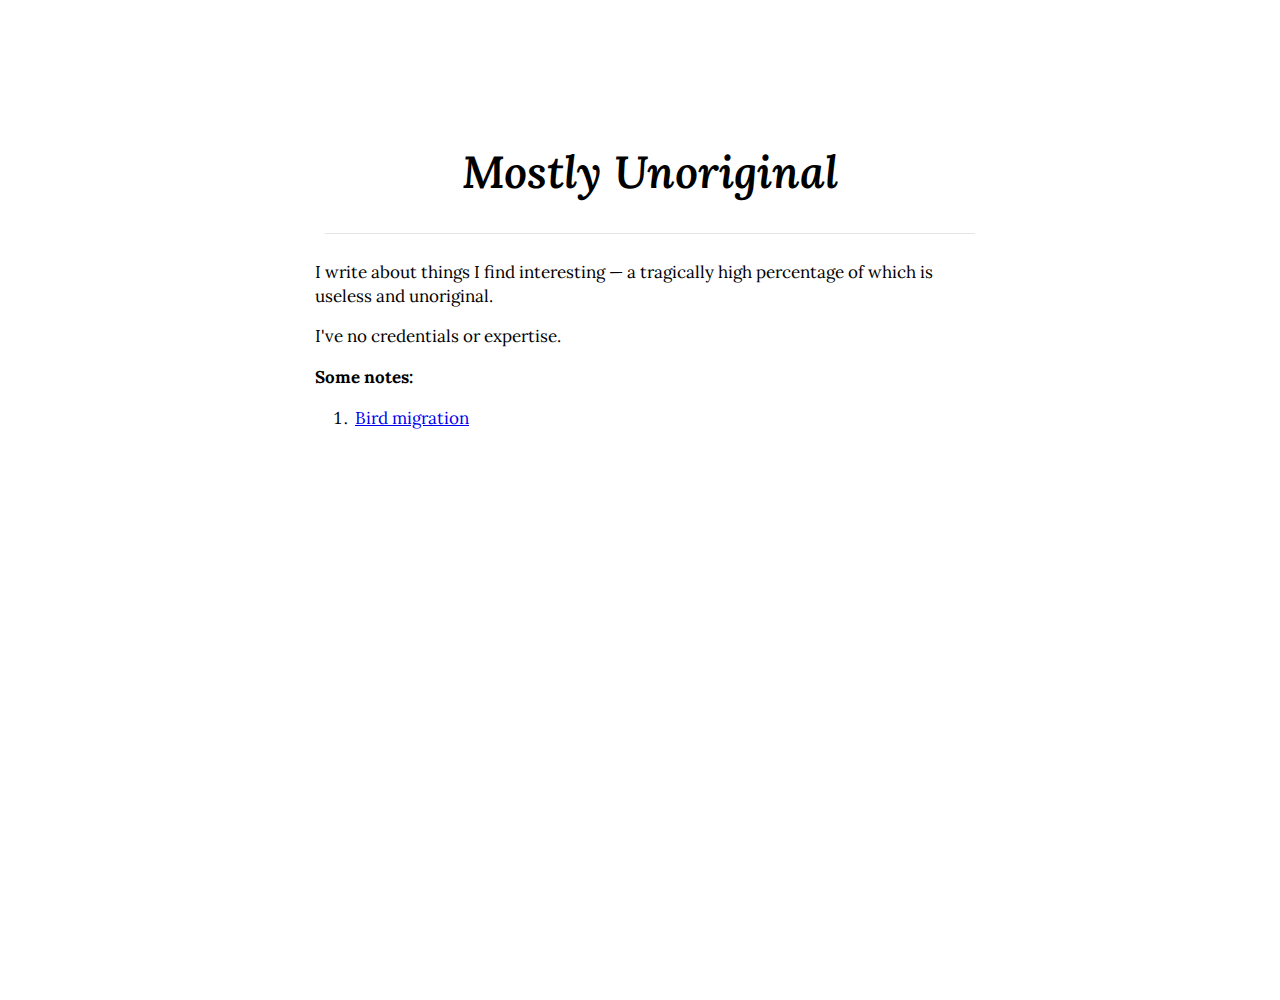
<file: index.html>
<!DOCTYPE html>
<html lang="en">

<head>

  <meta name="author" content="Mostly Unoriginal">

  <title>Mostly Unoriginal</title>
  <meta name="title" content="Mostly Unoriginal">
  <link rel="shortcut icon" type="image/png" href="diderot1.png"/>
  <link rel="preconnect" href="https://fonts.googleapis.com">
  <link rel="preconnect" href="https://fonts.gstatic.com" crossorigin>
  <link href="https://fonts.googleapis.com/css2?family=IBM+Plex+Sans:ital,wght@0,100;0,200;0,300;0,400;0,500;0,600;0,700;1,100;1,200;1,300;1,400;1,500;1,600;1,700&family=Lora:ital,wght@0,400..700;1,400..700&family=Roboto:ital,wght@0,100;0,300;0,400;0,500;0,700;0,900;1,100;1,300;1,400;1,500;1,700;1,900&display=swap" rel="stylesheet">


  <style>




body,
        html {
            height: 100%;
            margin: 10;
	    line-height:1.4;
	    font-size:17px;
	    font-family:"Lora",serif;
	    margin: 50px auto;
	    max-width: 650px;
        }

        #navbarTop {
        height: 100px;
	    padding:10px;
        width:100%;
         
        }

        #navbarLeft {
            width: 200px;
            vertical-align: top;
	    padding: 5px;
        float:left;
        }

      

	#maincontent
	{
	max-width:42em;margin:15 auto;
	}


  .header {
    border-bottom: 1px solid rgba(0, 0, 0, 0.1); /* thin + faint line */
    padding-bottom: -20px; /* optional: spacing between text and line */
    margin-bottom: 10px;  /* optional: spacing below the line */
  }

</style>
</head>

<body>  
  <div id="maincontent">

<div id="navbarTop"; align="center">
<h1 style="color: #000000; font-style: italic; font-weight:600; font-size: 45px;">Mostly Unoriginal </h1>
<h1 class="header"></h1>
</div>
<br><p></p>
      <p> I write about things I find interesting — a tragically high percentage of which is useless and unoriginal.</p>
<p>I've no credentials or expertise.</p>


</p>

<p>
<b> Some notes:</b>
</p>
<ol>
<li><a href="birds.html">Bird migration</a></li>


</ol>
</p>                 
</div>

</body>
</html>
</file>
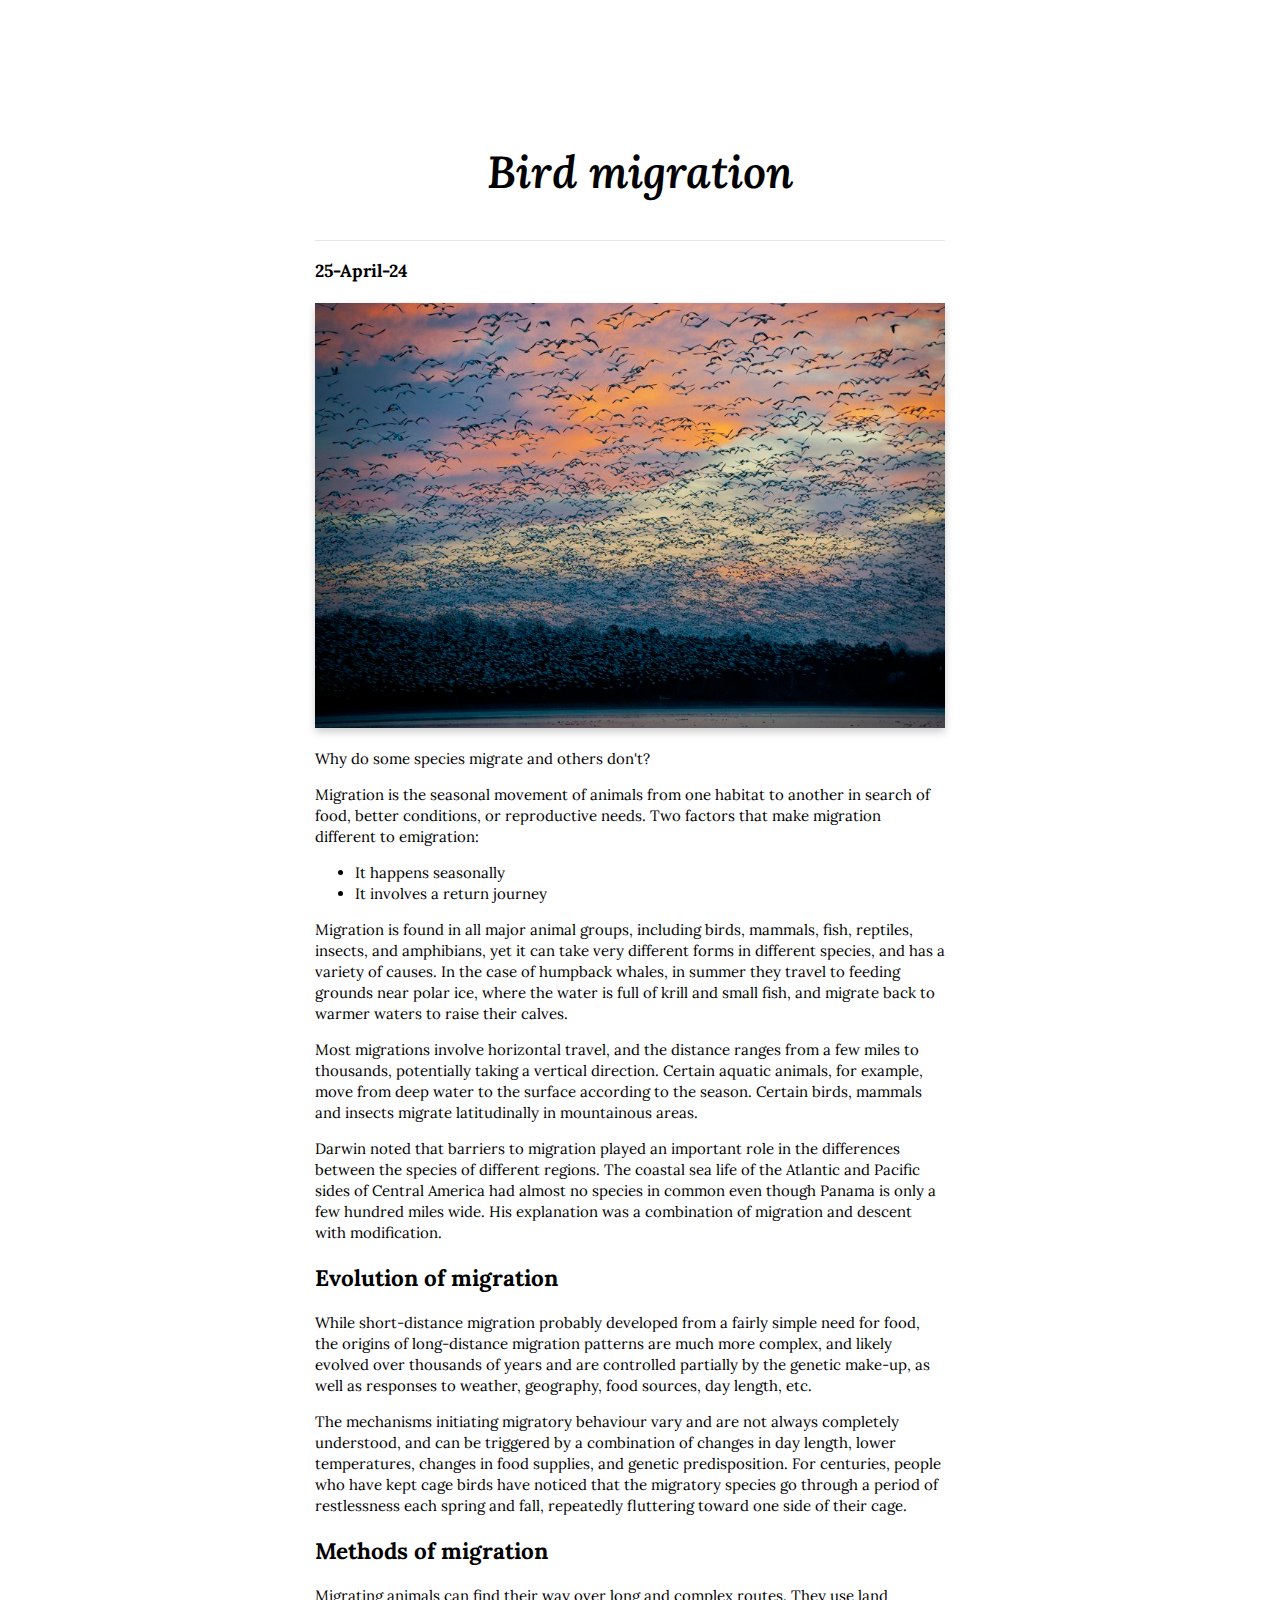
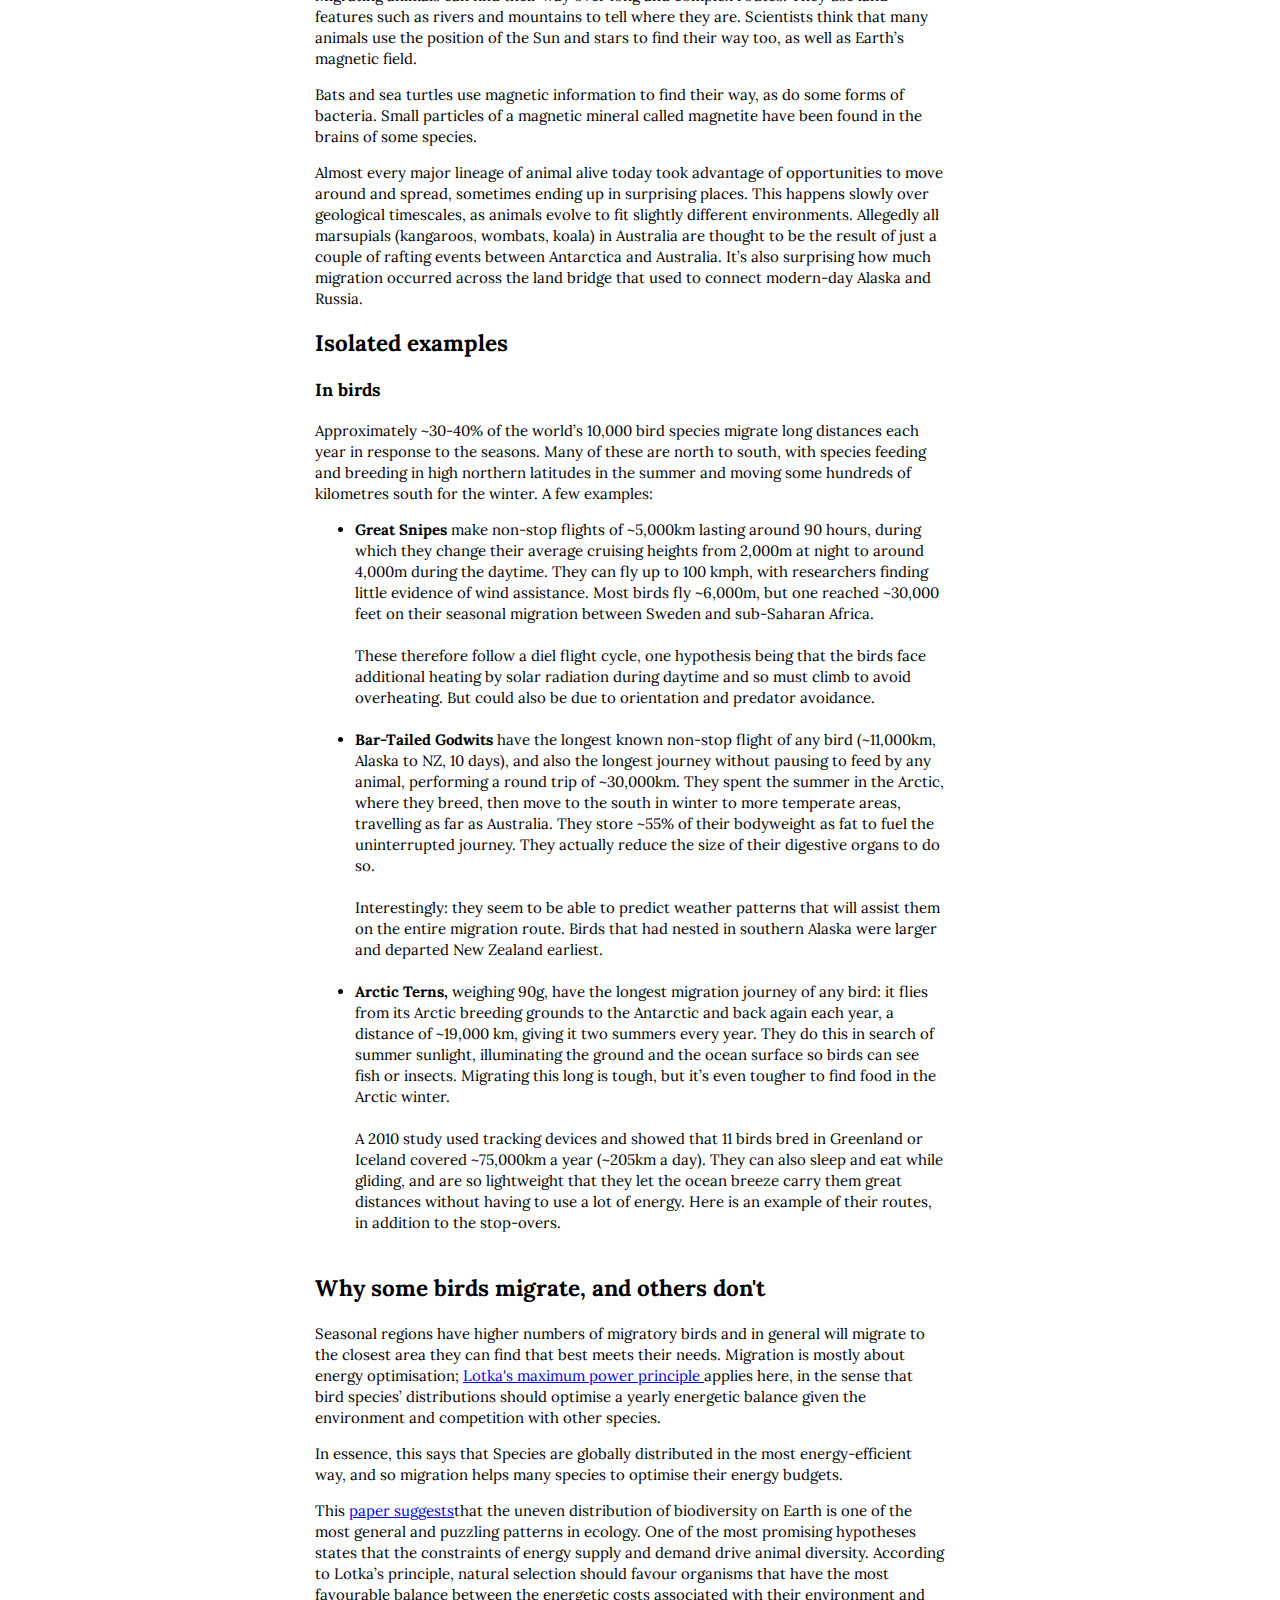
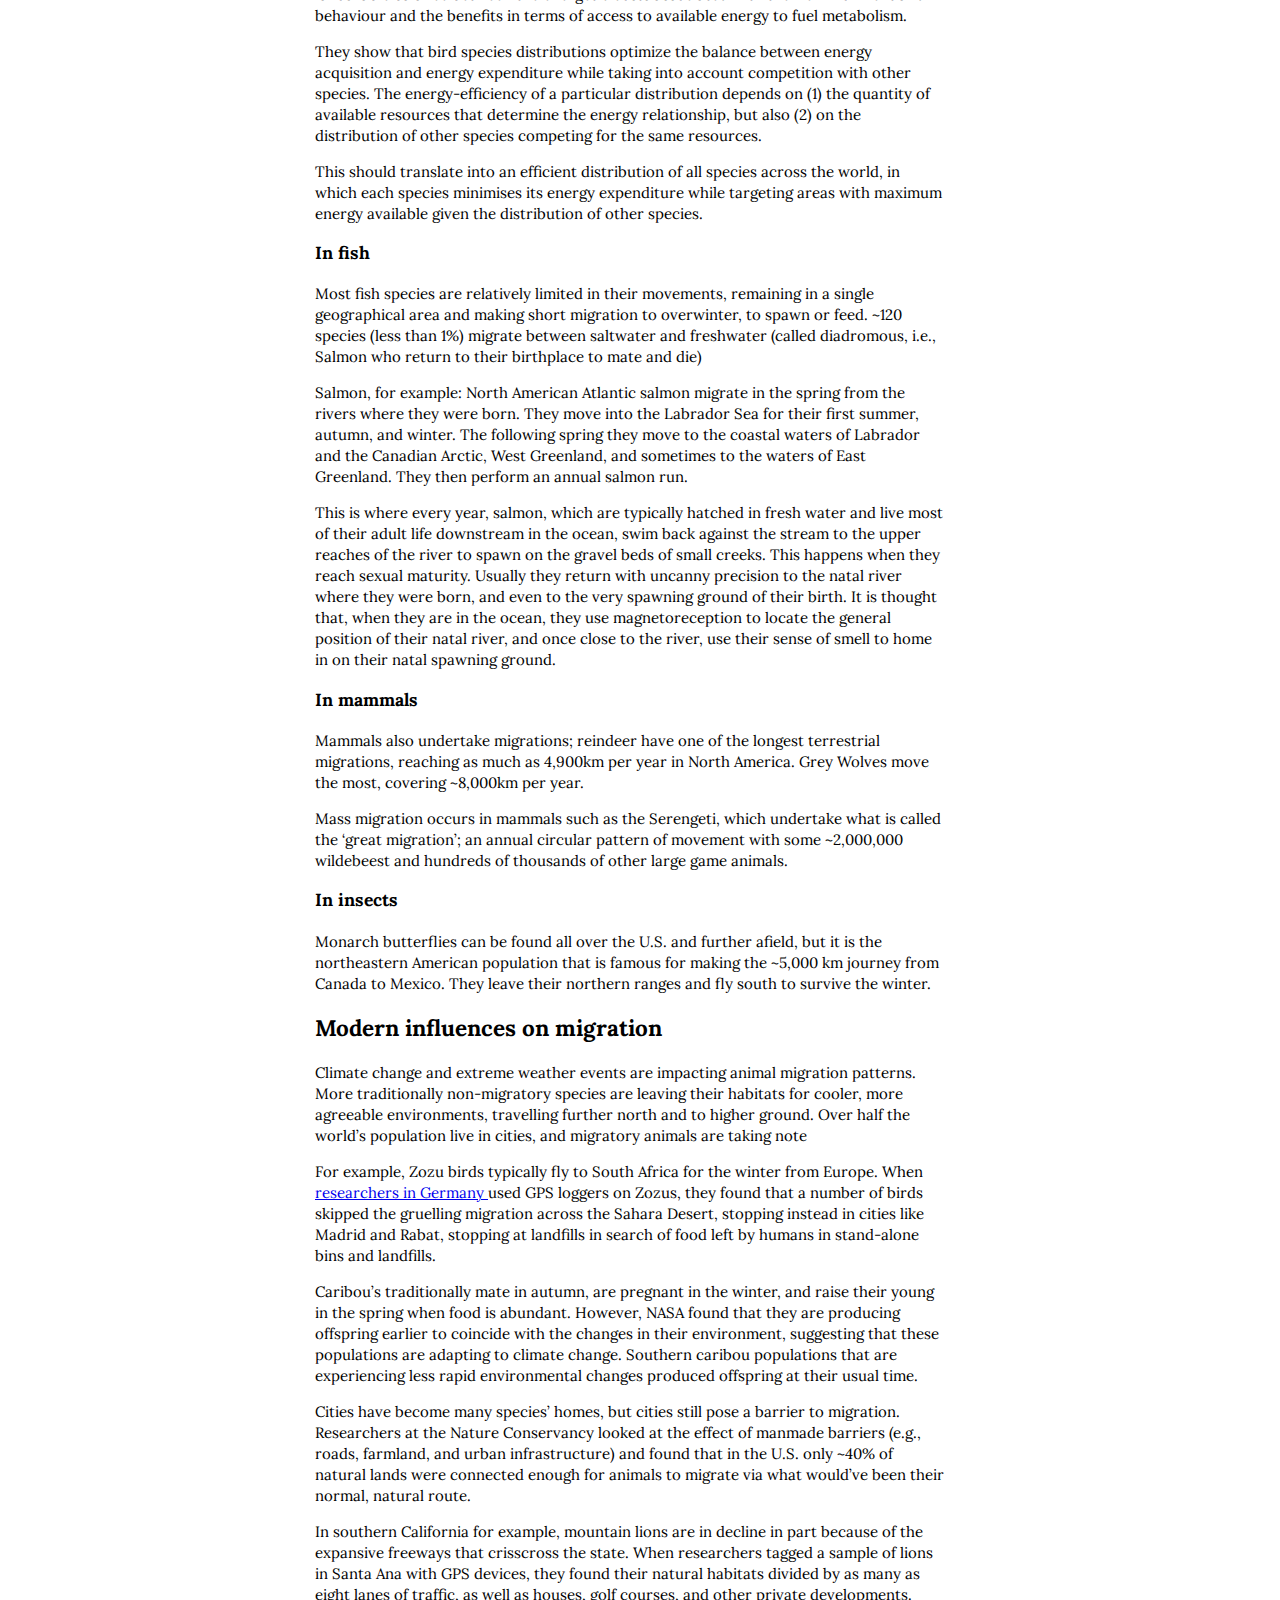
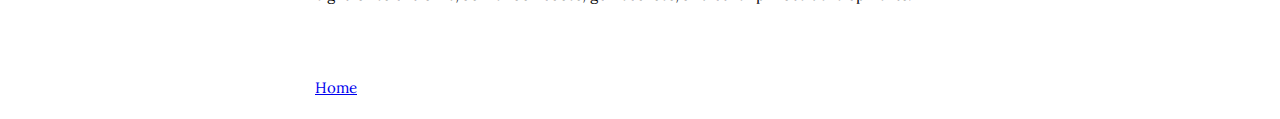
<file: birds.html>
<!DOCTYPE html>
<html lang="en">

<head>

  <meta name="author" content="Mostly Unoriginal">

  <title>Mostly Unoriginal</title>
  <meta name="title" content="Mostly Unoriginal">
  <link rel="shortcut icon" type="image/png" href="diderot1.png"/>
  <link rel="preconnect" href="https://fonts.googleapis.com">
  <link rel="preconnect" href="https://fonts.gstatic.com" crossorigin>
  <link href="https://fonts.googleapis.com/css2?family=IBM+Plex+Sans:ital,wght@0,100;0,200;0,300;0,400;0,500;0,600;0,700;1,100;1,200;1,300;1,400;1,500;1,600;1,700&family=Lora:ital,wght@0,400..700;1,400..700&family=Roboto:ital,wght@0,100;0,300;0,400;0,500;0,700;0,900;1,100;1,300;1,400;1,500;1,700;1,900&display=swap" rel="stylesheet">


  <style>




body,
        html {
            height: 100%;
            margin: 10;
	    line-height:1.4;
	    font-size:15px;
	    font-family:"Lora",serif;
	    margin: 50px auto;
	    max-width: 650px;
        }

        #navbarTop {
        height: 100px;
	    padding:10px;
        width:100%;
         
        }

        #navbarLeft {
            width: 200px;
            vertical-align: top;
	    padding: 5px;
        float:left;
        }

      

	#maincontent
	{
	max-width:42em;margin:15 auto;
	}


  .header {
    border-bottom: 1px solid rgba(0, 0, 0, 0.1); /* thin + faint line */
    padding-bottom: -20px; /* optional: spacing between text and line */
    margin-bottom: 10px;  /* optional: spacing below the line */
  }

    .fancy-image {
      width: 42em; /* smaller width */
    height: auto; /* smaller height */
    object-fit: cover; /* crops the image nicely without distortion */
    border: 0px solid #ccc; /* light gray thin border */
    box-shadow: 0 4px 8px rgba(0, 0, 0, 0.2); /* soft shadow */
    display: block;
    margin: 20px auto; /* centers the image */
  }

</style>
</head>

<body>  
  <div id="maincontent">

<div id="navbarTop"; align="center">
<h1 style="color: #000000; font-style: italic; font-weight:600; font-size: 45px;">Bird migration</h1>
</div>
<h1 class="header"></h1>
<b></b>
<h3>25-April-24</h3>

<img src="birds2.jpg" class="fancy-image" alt="A cool picture">

<p>Why do some species migrate and others don't?</p>
  
<p>Migration is the seasonal movement of animals from one habitat to another in search of food, better conditions, or reproductive needs. Two factors that make migration different to emigration:</p>
   
<ul>
  <li>It happens seasonally</li>
  <li>It involves a return journey</li>
</ul>

<p>Migration is found in all major animal groups, including birds, mammals, fish, reptiles, insects, and amphibians, yet it can take very different forms in different species, and has a variety of causes. In the case of humpback whales, in summer they travel to feeding grounds near polar ice, where the water is full of krill and small fish, and migrate back to warmer waters to raise their calves.</p>
<p>Most migrations involve horizontal travel, and the distance ranges from a few miles to thousands, potentially taking a vertical direction. Certain aquatic animals, for example, move from deep water to the surface according to the season. Certain birds, mammals and insects migrate latitudinally in mountainous areas.</p>
<p>Darwin noted that barriers to migration played an important role in the differences between the species of different regions. The coastal sea life of the Atlantic and Pacific sides of Central America had almost no species in common even though Panama is only a few hundred miles wide. His explanation was a combination of migration and descent with modification.</p>

<h2 id="history-of-migration">Evolution of migration</h2>

<p>While short-distance migration probably developed from a fairly simple need for food, the origins of long-distance migration patterns are much more complex, and likely evolved over thousands of years and are controlled partially by the genetic make-up, as well as responses to weather, geography, food sources, day length, etc.</p>
<p>The mechanisms initiating migratory behaviour vary and are not always completely understood, and can be triggered by a combination of changes in day length, lower temperatures, changes in food supplies, and genetic predisposition. For centuries, people who have kept cage birds have noticed that the migratory species go through a period of restlessness each spring and fall, repeatedly fluttering toward one side of their cage.</p>

<h2 id="history-of-migration">Methods of migration</h2>

<p>Migrating animals can find their way over long and complex routes. They use land features such as rivers and mountains to tell where they are. Scientists think that many animals use the position of the Sun and stars to find their way too, as well as Earth’s magnetic field.</p>
<p>Bats and sea turtles use magnetic information to find their way, as do some forms of bacteria. Small particles of a magnetic mineral called magnetite have been found in the brains of some species.
</p>

<p>Almost every major lineage of animal alive today took advantage of opportunities to move around and spread, sometimes ending up in surprising places. This happens slowly over geological timescales, as animals evolve to fit slightly different environments. Allegedly all marsupials (kangaroos, wombats, koala) in Australia are thought to be the result of just a couple of rafting events between Antarctica and Australia. It’s also surprising how much migration occurred across the land bridge that used to connect modern-day Alaska and Russia.</p>

<h2 id="history-of-migration">Isolated examples</h2>

<h3>In birds</h3>

<p>Approximately ~30-40% of the world’s 10,000 bird species migrate long distances each year in response to the seasons. Many of these are north to south, with species feeding and breeding in high northern latitudes in the summer and moving some hundreds of kilometres south for the winter. A few examples:</p>

<ul>
  <li><b>Great Snipes </b>make non-stop flights of ~5,000km lasting around 90 hours, during which they change their average cruising heights from 2,000m at night to around 4,000m during the daytime. They can fly up to 100 kmph, with researchers finding little evidence of wind assistance. Most birds fly ~6,000m, but one reached ~30,000 feet on their seasonal migration between Sweden and sub-Saharan Africa.<br><br>These therefore follow a diel flight cycle, one hypothesis being that the birds face additional heating by solar radiation during daytime and so must climb to avoid overheating. But could also be due to orientation and predator avoidance.</li><br>
  <li><b>Bar-Tailed Godwits </b>have the longest known non-stop flight of any bird (~11,000km, Alaska to NZ, 10 days), and also the longest journey without pausing to feed by any animal, performing a round trip of ~30,000km. They spent the summer in the Arctic, where they breed, then move to the south in winter to more temperate areas, travelling as far as Australia. They store ~55% of their bodyweight as fat to fuel the uninterrupted journey. They actually reduce the size of their digestive organs to do so.<br><br>Interestingly: they seem to be able to predict weather patterns that will assist them on the entire migration route. Birds that had nested in southern Alaska were larger and departed New Zealand earliest.</li><br>
  <li><b>Arctic Terns, </b>weighing 90g, have the longest migration journey of any bird: it flies from its Arctic breeding grounds to the Antarctic and back again each year, a distance of ~19,000 km, giving it two summers every year. They do this in search of summer sunlight, illuminating the ground and the ocean surface so birds can see fish or insects. Migrating this long is tough, but it’s even tougher to find food in the Arctic winter.<br><br>A 2010 study used tracking devices and showed that 11 birds bred in Greenland or Iceland covered ~75,000km a year (~205km a day). They can also sleep and eat while gliding, and are so lightweight that they let the ocean breeze carry them great distances without having to use a lot of energy. Here is an example of their routes, in addition to the stop-overs.</li><br>
</ul>

<h2 id="history-of-migration">Why some birds migrate, and others don't</h2>
<p>Seasonal regions have higher numbers of migratory birds and in general will migrate to the closest area they can find that best meets their needs. Migration is mostly about energy optimisation; <a href="https://en.wikipedia.org/wiki/Maximum_power_principle">Lotka's maximum power principle </a>applies here, in the sense that bird species’ distributions should optimise a yearly energetic balance given the environment and competition with other species.</p>
<p>In essence, this says that Species are globally distributed in the most energy-efficient way, and so migration helps many species to optimise their energy budgets.</p>
<p>This <a href="https://www.nature.com/articles/s41559-018-0556-9">paper suggests</a>that the uneven distribution of biodiversity on Earth is one of the most general and puzzling patterns in ecology. One of the most promising hypotheses states that the constraints of energy supply and demand drive animal diversity. According to Lotka’s principle, natural selection should favour organisms that have the most favourable balance between the energetic costs associated with their environment and behaviour and the benefits in terms of access to available energy to fuel metabolism.</p>
<p>They show that bird species distributions optimize the balance between energy acquisition and energy expenditure while taking into account competition with other species. The energy-efficiency of a particular distribution depends on (1) the quantity of available resources that determine the energy relationship, but also (2) on the distribution of other species competing for the same resources.</p>
<p>This should translate into an efficient distribution of all species across the world, in which each species minimises its energy expenditure while targeting areas with maximum energy available given the distribution of other species.</p>

<h3>In fish</h3>

<p>Most fish species are relatively limited in their movements, remaining in a single geographical area and making short migration to overwinter, to spawn or feed. ~120 species (less than 1%) migrate between saltwater and freshwater (called diadromous, i.e., Salmon who return to their birthplace to mate and die)</p>
<p>Salmon, for example: North American Atlantic salmon migrate in the spring from the rivers where they were born. They move into the Labrador Sea for their first summer, autumn, and winter. The following spring they move to the coastal waters of Labrador and the Canadian Arctic, West Greenland, and sometimes to the waters of East Greenland. They then perform an annual salmon run.</p>
<p>This is where every year, salmon, which are typically hatched in fresh water and live most of their adult life downstream in the ocean, swim back against the stream to the upper reaches of the river to spawn on the gravel beds of small creeks. This happens when they reach sexual maturity. Usually they return with uncanny precision to the natal river where they were born, and even to the very spawning ground of their birth. It is thought that, when they are in the ocean, they use magnetoreception to locate the general position of their natal river, and once close to the river, use their sense of smell to home in on their natal spawning ground.</p>

<h3>In mammals</h3>

<p>Mammals also undertake migrations; reindeer have one of the longest terrestrial migrations, reaching as much as 4,900km per year in North America. Grey Wolves move the most, covering ~8,000km per year.</p>
<p>Mass migration occurs in mammals such as the Serengeti, which undertake what is called the ‘great migration’; an annual circular pattern of movement with some ~2,000,000 wildebeest and hundreds of thousands of other large game animals.</p>

<h3>In insects</h3>

<p>Monarch butterflies can be found all over the U.S. and further afield, but it is the northeastern American population that is famous for making the ~5,000 km journey from Canada to Mexico. They leave their northern ranges and fly south to survive the winter.</p>

<h2>Modern influences on migration</h2>

<p>Climate change and extreme weather events are impacting animal migration patterns. More traditionally non-migratory species are leaving their habitats for cooler, more agreeable environments, travelling further north and to higher ground. Over half the world’s population live in cities, and migratory animals are taking note</p>
<p>For example, Zozu birds typically fly to South Africa for the winter from Europe. When <a href="https://www.bloomberg.com/news/articles/2017-09-20/mapping-where-the-animals-go-amid-human-disruption">researchers in Germany </a>used GPS loggers on Zozus, they found that a number of birds skipped the gruelling migration across the Sahara Desert, stopping instead in cities like Madrid and Rabat, stopping at landfills in search of food left by humans in stand-alone bins and landfills.</p>
<p>Caribou’s traditionally mate in autumn, are pregnant in the winter, and raise their young in the spring when food is abundant. However, NASA found that they are producing offspring earlier to coincide with the changes in their environment, suggesting that these populations are adapting to climate change. Southern caribou populations that are experiencing less rapid environmental changes produced offspring at their usual time.</p>
<p>Cities have become many species’ homes, but cities still pose a barrier to migration. Researchers at the Nature Conservancy looked at the effect of manmade barriers (e.g., roads, farmland, and urban infrastructure) and found that in the U.S. only ~40% of natural lands were connected enough for animals to migrate via what would’ve been their normal, natural route.</p>
<p>In southern California for example, mountain lions are in decline in part because of the expansive freeways that crisscross the state. When researchers tagged a sample of lions in Santa Ana with GPS devices, they found their natural habitats divided by as many as eight lanes of traffic, as well as houses, golf courses, and other private developments.</p>
</div>
<br><br>
<p> </p><p> </p>
<a href="https://mostlyunoriginal.com/">Home</a>

<br><br>
<p> </p><p> </p>
<p> </p><p> </p> <p> </p><p> </p>
</body>
</html>
</file>
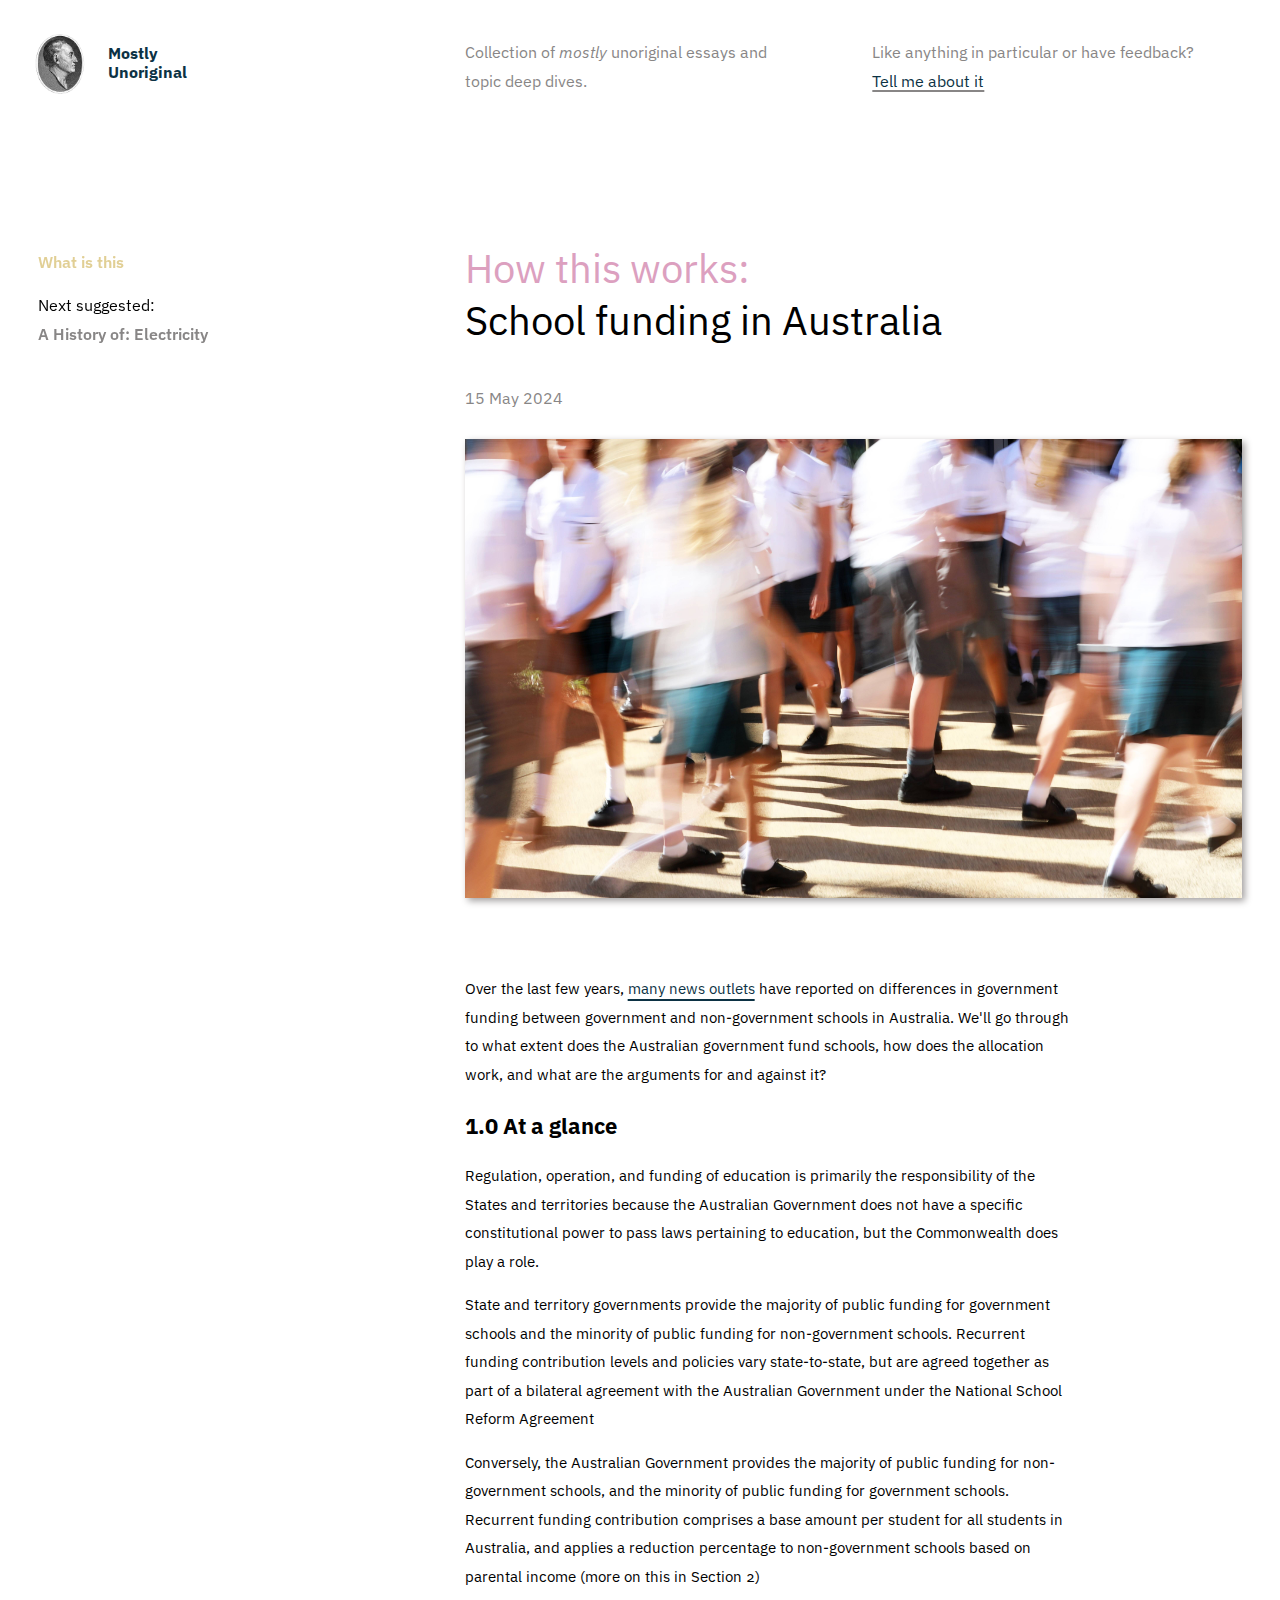
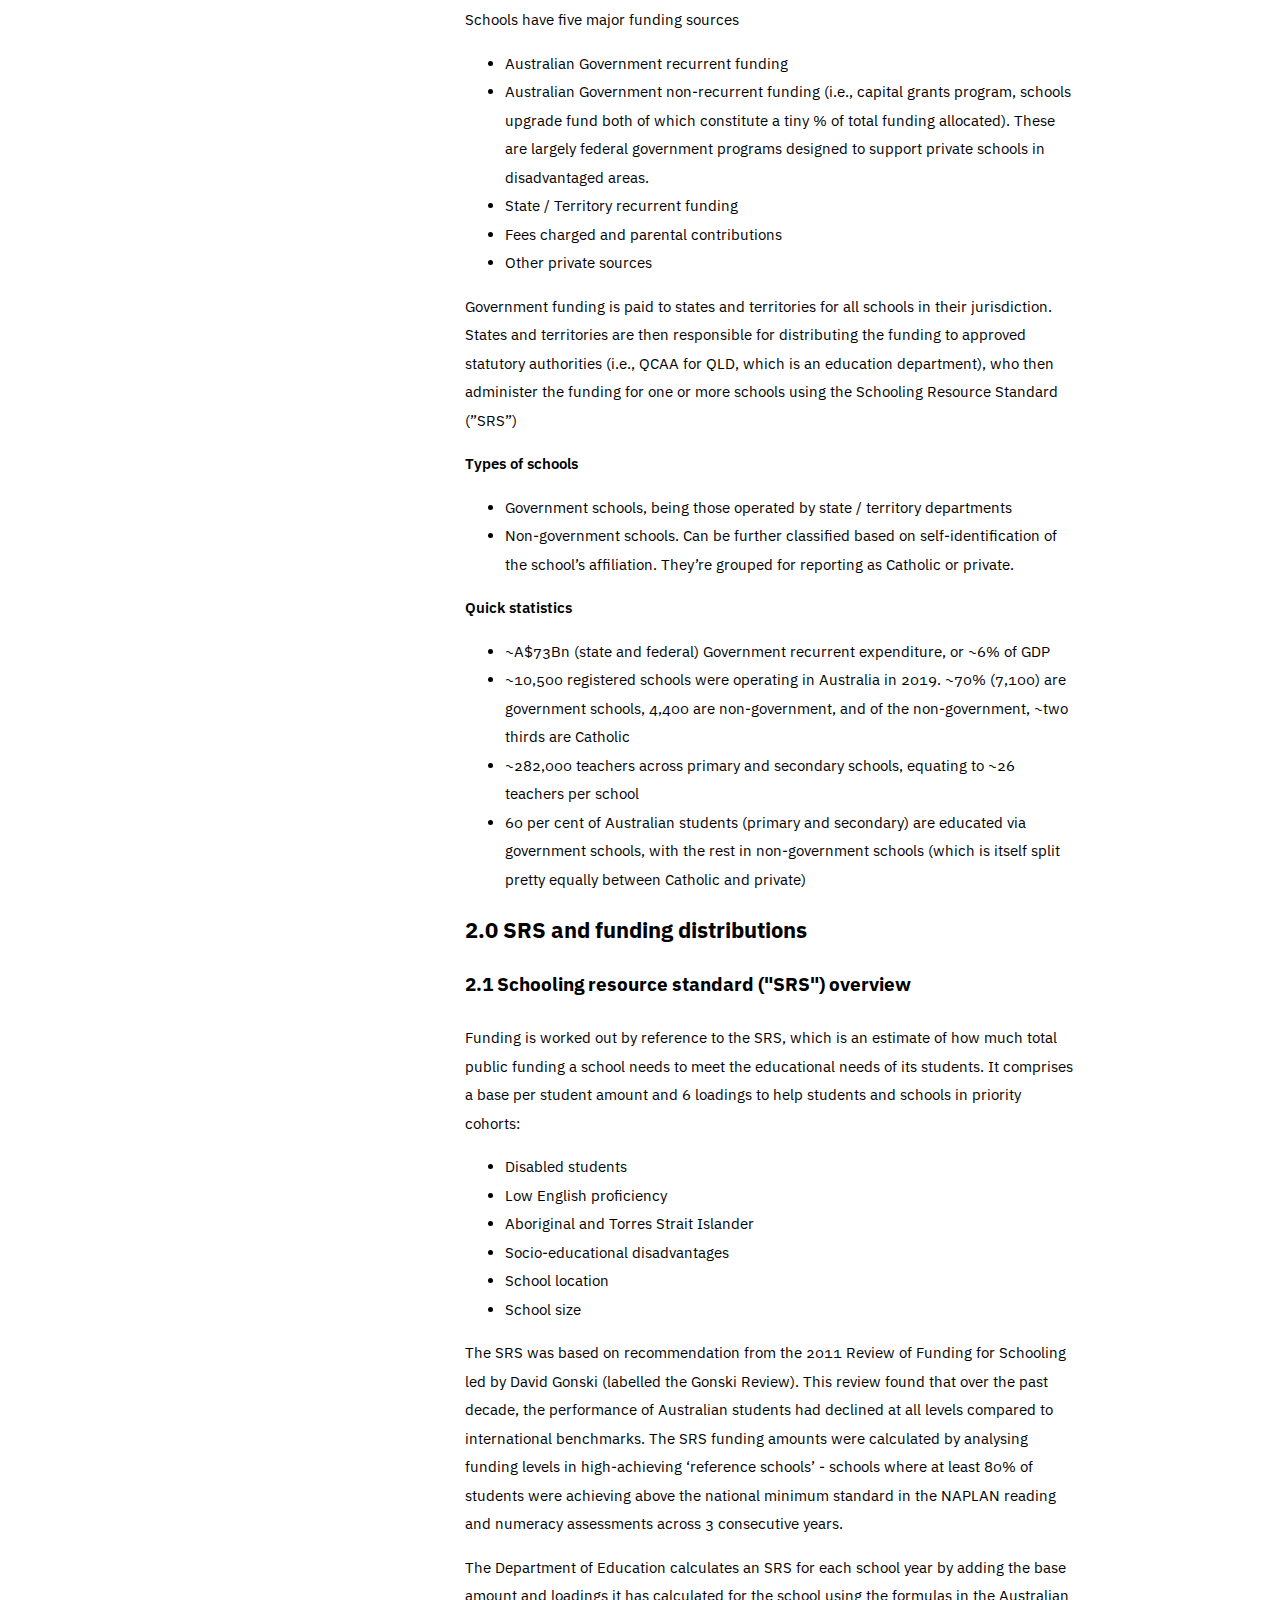
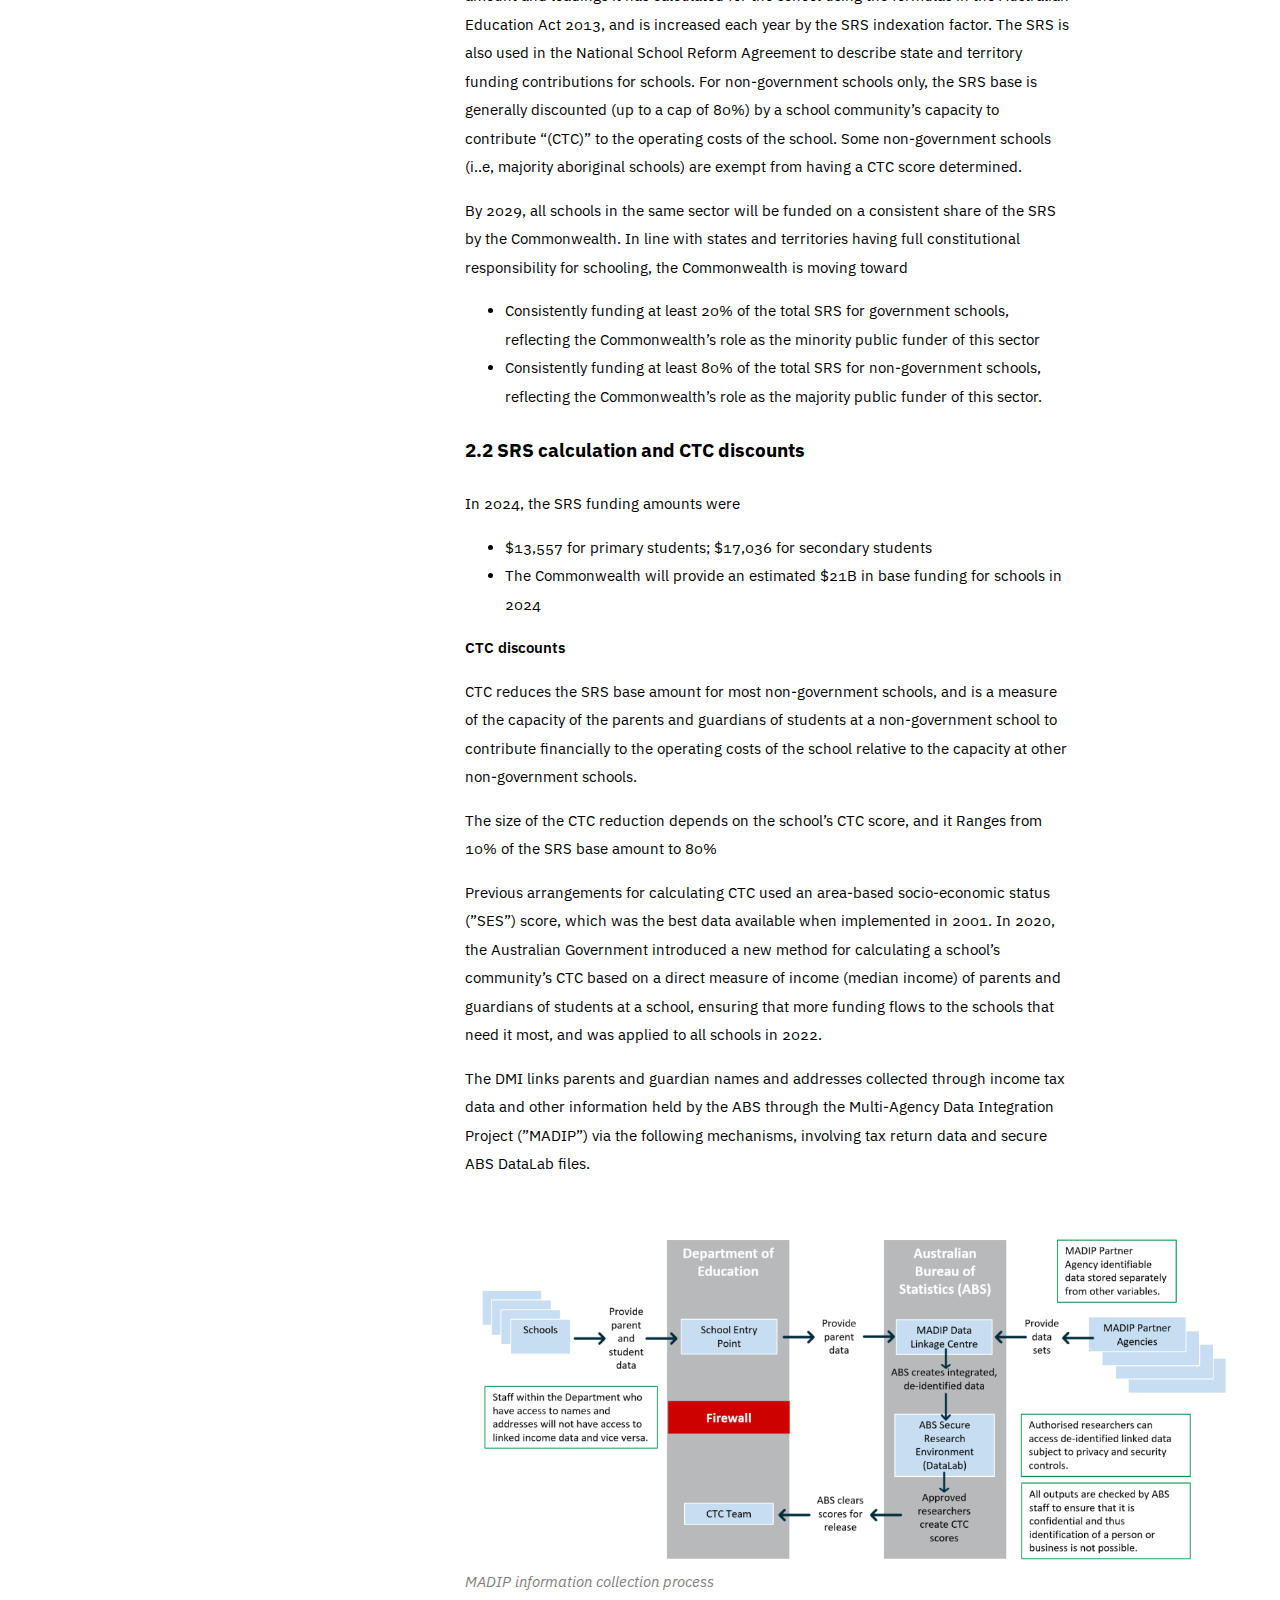
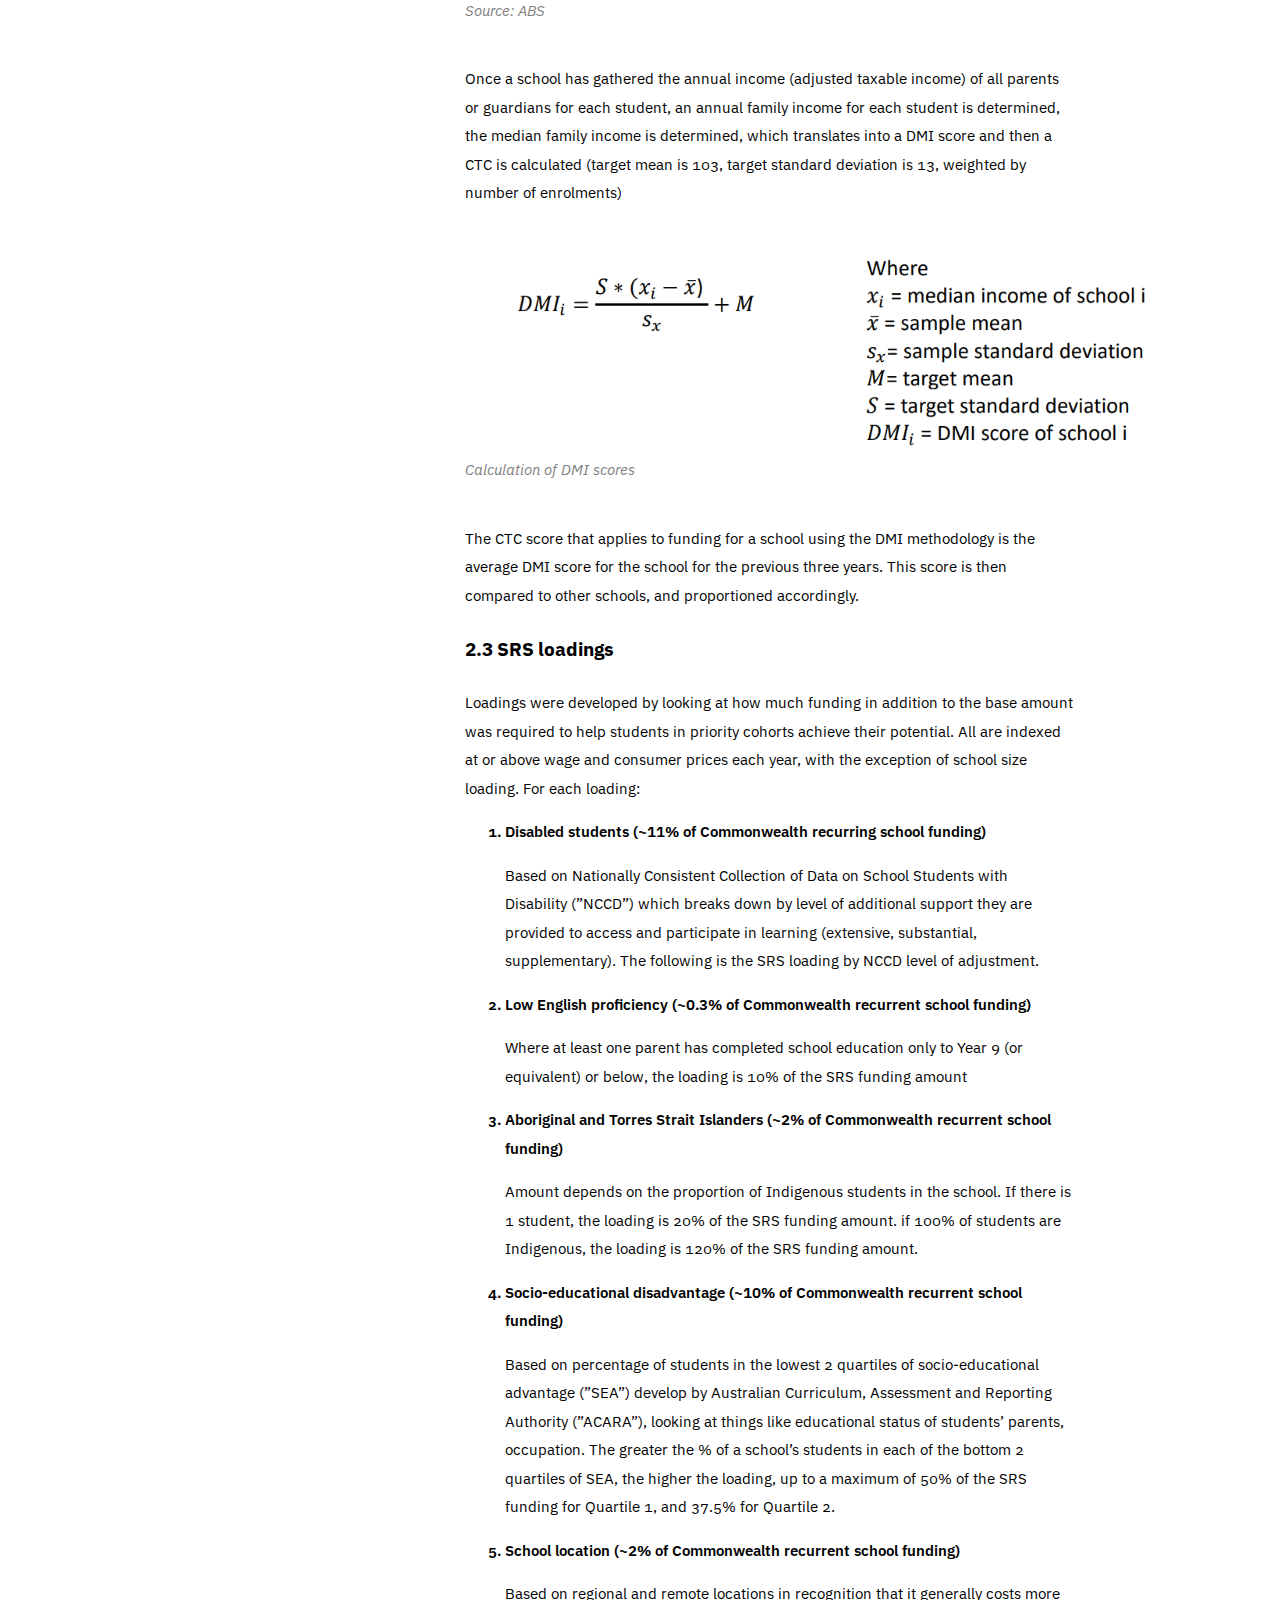
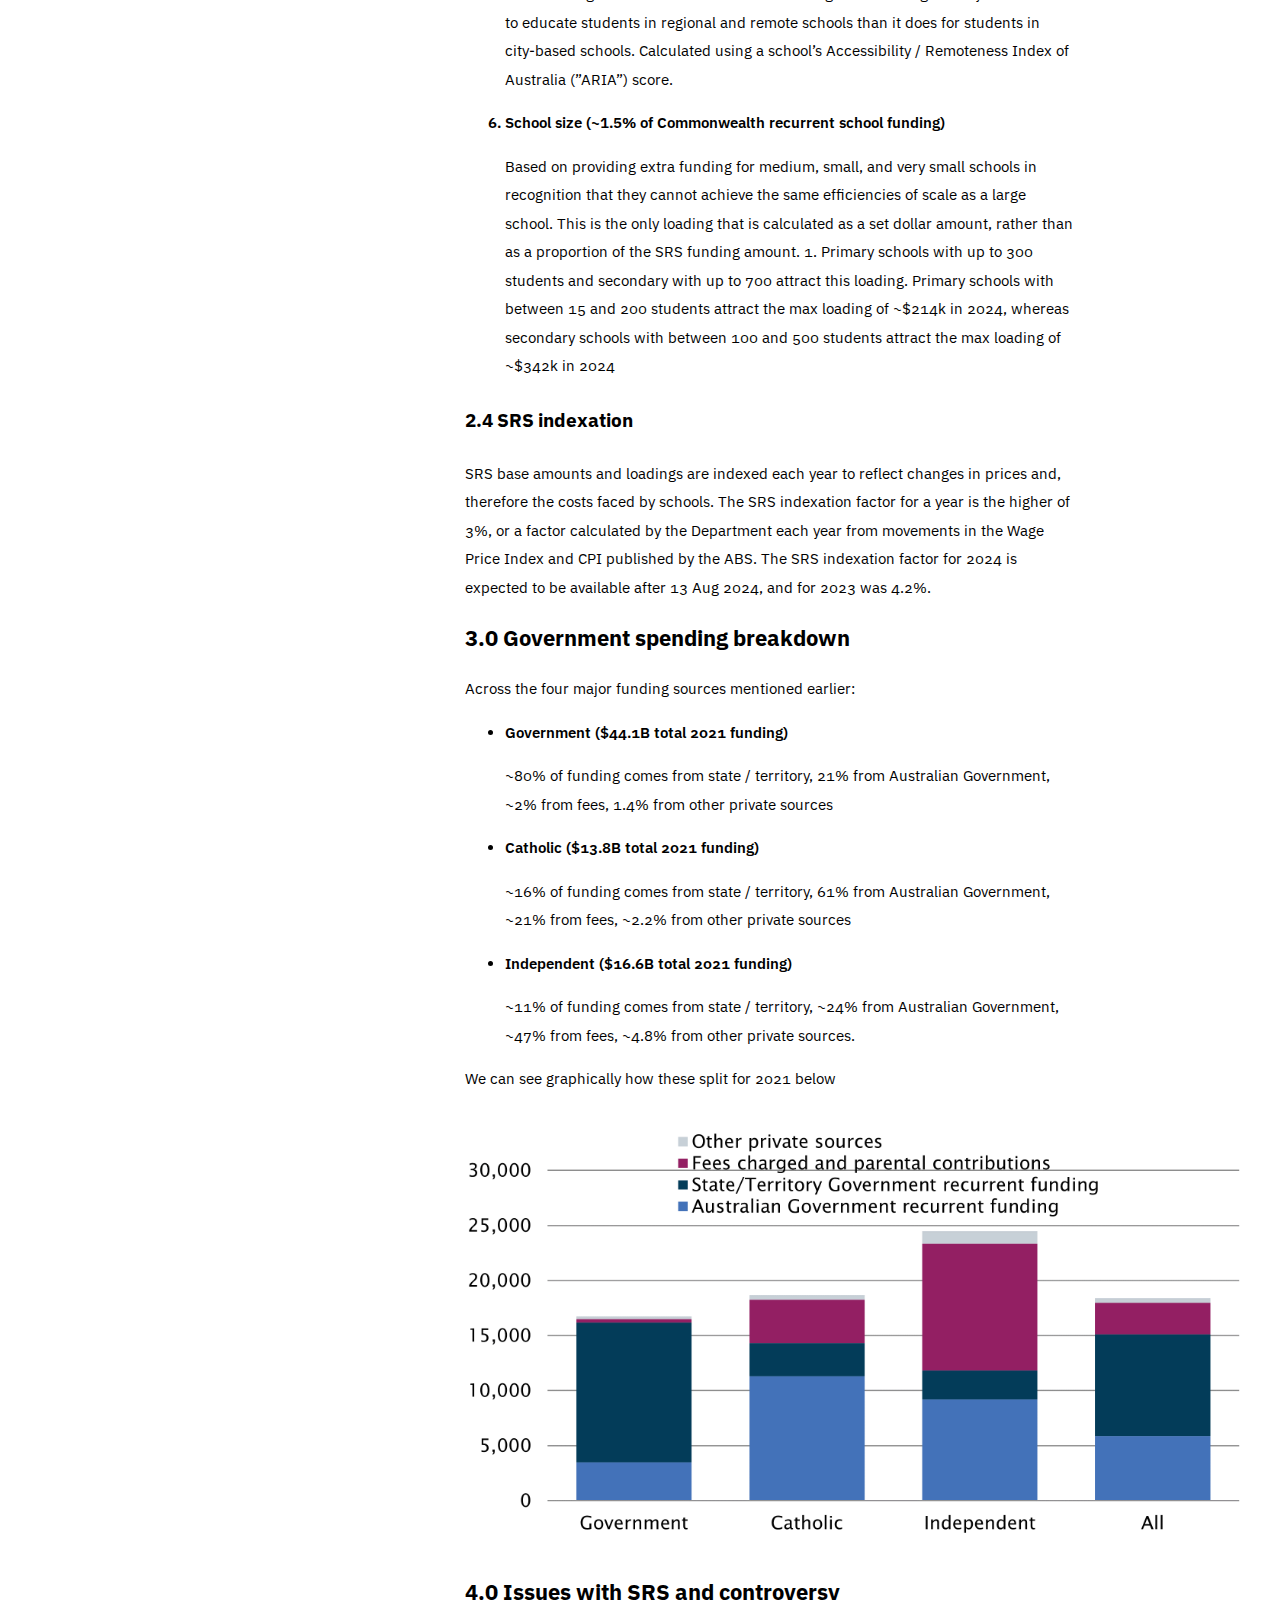
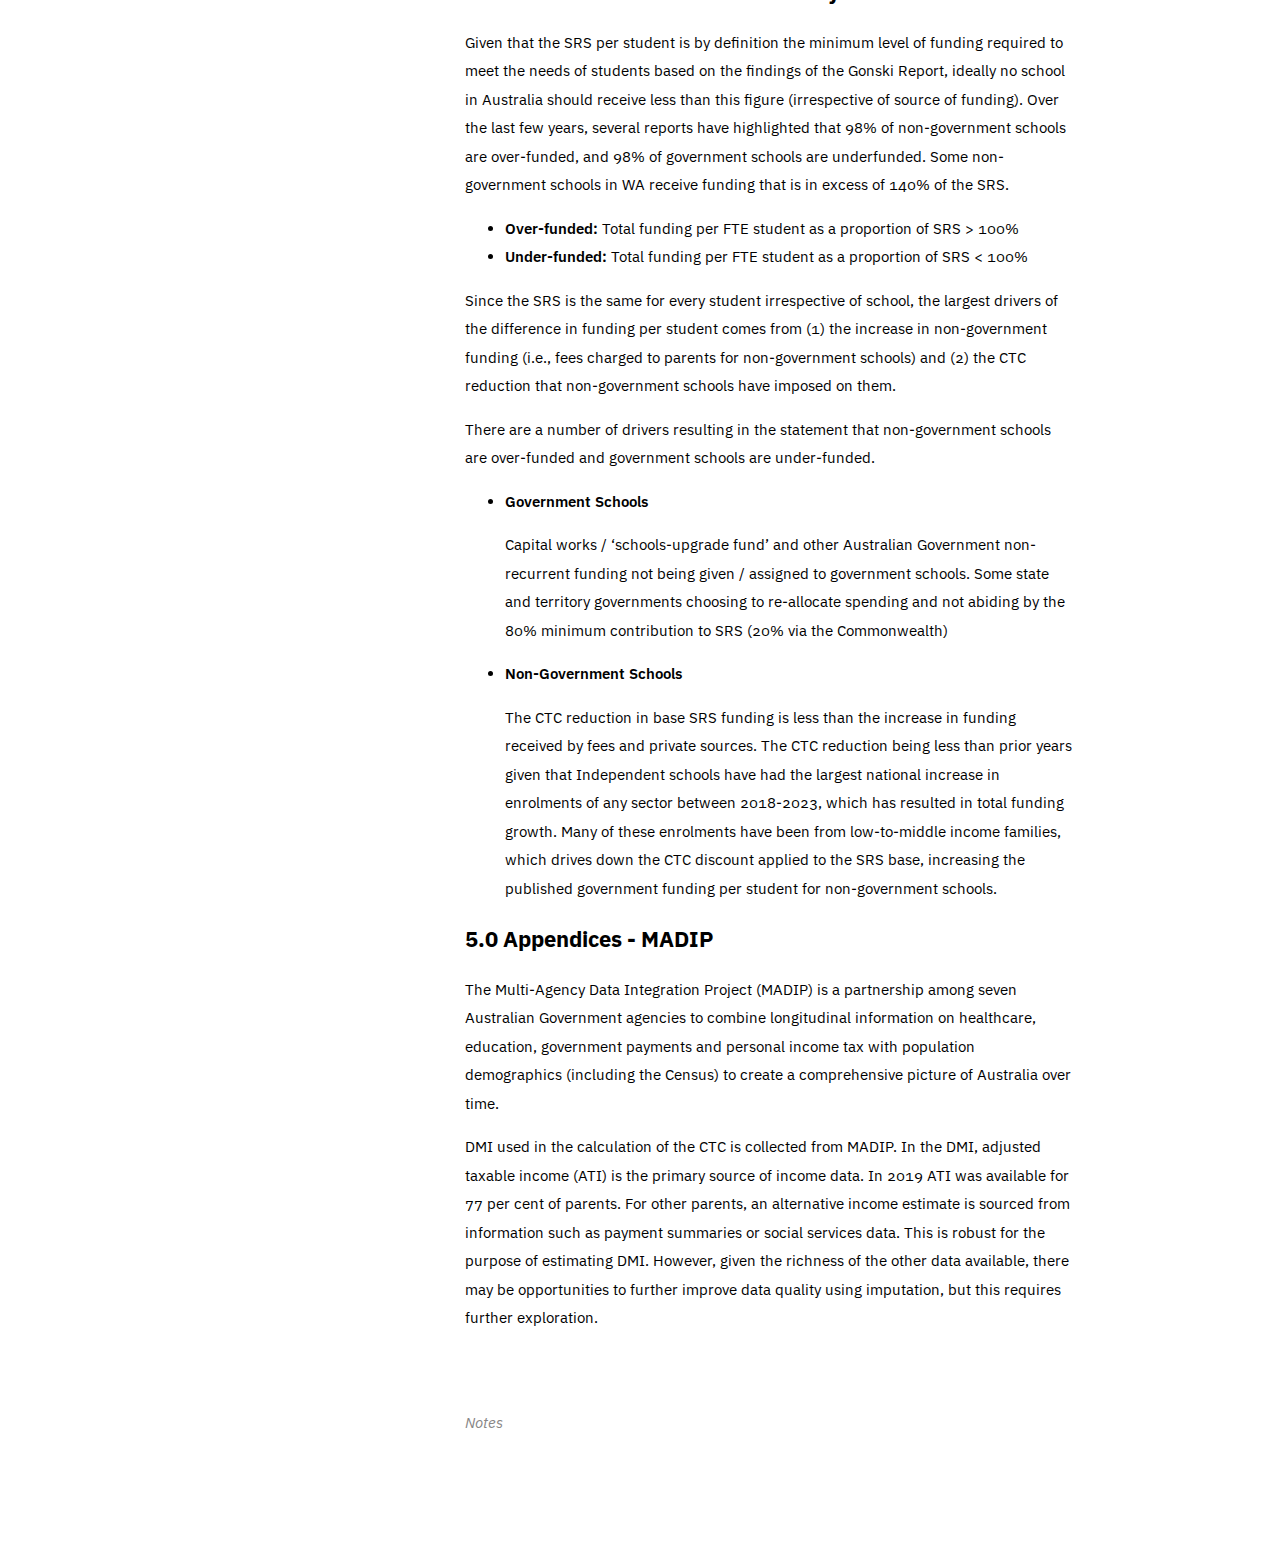
<file: schools.html>
<!DOCTYPE html>
<html lang="en">

<head>
  <meta charset="UTF-8">
  <meta http-equiv="X-UA-Compatible" content="IE=edge">
  <meta name="viewport" content="width=device-width, initial-scale=1.0">
  <meta name="author" content="Mostly Unoriginal">


  <link rel="stylesheet" href="index.css" type="text/css">

  <title>Mostly Unoriginal · School funding</title>
  <meta name="title" content="Mostly Unoriginal">
  <link rel="shortcut icon" type="image/png" href="diderot1.png"/>
  <script src="index.js" defer></script>

  <link rel="preconnect" href="https://fonts.googleapis.com">
  <link rel="preconnect" href="https://fonts.gstatic.com" crossorigin>
  <link href="https://fonts.googleapis.com/css2?family=IBM+Plex+Sans:ital,wght@0,100;0,200;0,300;0,400;0,500;0,600;0,700;1,100;1,200;1,300;1,400;1,500;1,600;1,700&family=Lora:ital,wght@0,400..700;1,400..700&family=Roboto:ital,wght@0,100;0,300;0,400;0,500;0,700;0,900;1,100;1,300;1,400;1,500;1,700;1,900&display=swap" rel="stylesheet">
</head>

<body class="">
  <header class="grid">
    <div class="logo1">
      <a href="https://www.britannica.com/biography/Denis-Diderot" target="_blank" rel="noopener noreferrer">
        <img class="diderot" src="diderot1.png" alt="diderot-logo">
        <a href="https://mostlyunoriginal.com" class="logo"><h1>Mostly<br>Unoriginal</h1></a> 
        </a>
    </div>
    <div class="grid">
      <div>
        <p>Collection of <i>mostly</i> unoriginal essays and topic deep dives.</p>
      </div>
      <div>
        <p>Like anything in particular or have feedback? <a href="mailto:hello@mostlyunoriginal.com"><br>Tell me about it</a></p>
      </div>
    </div>
  </header>


  <main class="grid">
    <div id="progress-bar"></div>
    <article class="article1">
      <header>
        <h1>
          <span class="article-works">How this works:</span>
          School funding in Australia
        </h1>
        <time><br>15 May 2024</time>
        <img class="headerpic" src="schools.jpg" alt="graph">
      </header>
      <p class="headertitle"> <br></p>
      
      <p>Over the last few years, <a href="https://www.theguardian.com/education/2023/jul/17/gonski-review-government-funding-private-public-schools">many news outlets</a> have reported on differences in government funding between government and non-government schools in Australia. We'll go through to what extent does the Australian government fund schools, how does the allocation work, and what are the arguments for and against it? </p>
        <h3>1.0 At a glance</h3>
        <p>Regulation, operation, and funding of education is primarily the responsibility of the States and territories because the Australian Government does not have a specific constitutional power to pass laws pertaining to education, but the Commonwealth does play a role. </p>
        <p>State and territory governments provide the majority of public funding for government schools and the minority of public funding for non-government schools. Recurrent funding contribution levels and policies vary state-to-state, but are agreed together as part of a bilateral agreement with the Australian Government under the National School Reform Agreement</p>
        <p>Conversely, the Australian Government provides the majority of public funding for non-government schools, and the minority of public funding for government schools. Recurrent funding contribution comprises a base amount per student for all students in Australia, and applies a reduction percentage to non-government schools based on parental income (more on this in Section 2)</p>
        <p>Schools have five major funding sources</p>
        <ul>
          <li>Australian Government recurrent funding </li>
          <li>Australian Government non-recurrent funding (i.e., capital grants program, schools upgrade fund both of which constitute a tiny % of total funding allocated). These are largely federal government programs designed to support private schools in disadvantaged areas.</li>
          <li>State / Territory recurrent funding</li>
          <li>Fees charged and parental contributions</li>
          <li>Other private sources</li>
        </ul>
        <p>Government funding is paid to states and territories for all schools in their jurisdiction. States and territories are then responsible for distributing the funding to approved statutory authorities (i.e., QCAA for QLD, which is an education department), who then administer the funding for one or more schools using the Schooling Resource Standard (”SRS”)</p>
        <p><strong>Types of schools</strong></p>
        <ul>
          <li>Government schools, being those operated by state / territory departments</li>
          <li>Non-government schools. Can be further classified based on self-identification of the school’s affiliation. They’re grouped for reporting as Catholic or private. </li>
        </ul>
        <p><strong>Quick statistics</strong></p>
        <ul>
          <li>~A$73Bn (state and federal) Government recurrent expenditure, or ~6% of GDP</li>
          <li>~10,500 registered schools were operating in Australia in 2019. ~70% (7,100) are government schools, 4,400 are non-government, and of the non-government, ~two thirds are Catholic</li>
          <li>~282,000 teachers across primary and secondary schools, equating to ~26 teachers per school</li>
          <li>60 per cent of Australian students (primary and secondary) are educated via government schools, with the rest in non-government schools (which is itself split pretty equally between Catholic and private)</li>
        </ul>
        
        <h3>2.0 SRS and funding distributions</h3>
        <h4>2.1 Schooling resource standard ("SRS") overview</h4>

        <p>Funding is worked out by reference to the SRS, which is an estimate of how much total public funding a school needs to meet the educational needs of its students. It comprises a base per student amount and 6 loadings to help students and schools in priority cohorts:</p>
        <ul>
          <li>Disabled students</li>
          <li>Low English proficiency</li>
          <li>Aboriginal and Torres Strait Islander</li>
          <li>Socio-educational disadvantages</li>
          <li>School location</li>
          <li>School size</li>
        </ul>
        <p>The SRS was based on recommendation from the 2011 Review of Funding for Schooling led by David Gonski (labelled the Gonski Review). This review found that over the past decade, the performance of Australian students had declined at all levels compared to international benchmarks. The SRS funding amounts were calculated by analysing funding levels in high-achieving ‘reference schools’ - schools where at least 80% of students were achieving above the national minimum standard in the NAPLAN reading and numeracy assessments across 3 consecutive years.</p>
        <p>The Department of Education calculates an SRS for each school year by adding the base amount and loadings it has calculated for the school using the formulas in the Australian Education Act 2013, and is increased each year by the SRS indexation factor. The SRS is also used in the National School Reform Agreement to describe state and territory funding contributions for schools. For non-government schools only, the SRS base is generally discounted (up to a cap of 80%) by a school community’s capacity to contribute “(CTC)” to the operating costs of the school. Some non-government schools (i..e, majority aboriginal schools) are exempt from having a CTC score determined.</p>
        <p>By 2029, all schools in the same sector will be funded on a consistent share of the SRS by the Commonwealth. In line with states and territories having full constitutional responsibility for schooling, the Commonwealth is moving toward</p>
        <ul>
          <li>Consistently funding at least 20% of the total SRS for government schools, reflecting the Commonwealth’s role as the minority public funder of this sector</li>
          <li>Consistently funding at least 80% of the total SRS for non-government schools, reflecting the Commonwealth’s role as the majority public funder of this sector. </li>
        </ul>


        <h4>2.2 SRS calculation and CTC discounts</h4> 
        <p>In 2024, the SRS funding amounts were</p>
        <ul>
          <li>$13,557 for primary students; $17,036 for secondary students </li>
          <li>The Commonwealth will provide an estimated $21B in base funding for schools in 2024</li>
        </ul>
        <p><strong>CTC discounts</strong></p>
        <p>CTC reduces the SRS base amount for most non-government schools, and is a measure of the capacity of the parents and guardians of students at a non-government school to contribute financially to the operating costs of the school relative to the capacity at other non-government schools.</p>
        <p>The size of the CTC reduction depends on the school’s CTC score, and it Ranges from 10% of the SRS base amount to 80%</p>
        <p>Previous arrangements for calculating CTC used an area-based socio-economic status (”SES”) score, which was the best data available when implemented in 2001. In 2020, the Australian Government introduced a new method for calculating a school’s community’s CTC based on a direct measure of income (median income) of parents and guardians of students at a school, ensuring that more funding flows to the schools that need it most, and was applied to all schools in 2022.</p>
        <p>The DMI links parents and guardian names and addresses collected through income tax data and other information held by the ABS through the Multi-Agency Data Integration Project (”MADIP”) via the following mechanisms, involving tax return data and secure ABS DataLab files.</p>
        <img class="graph" src="madip.png" alt="graph">
        <p class="headertitle">MADIP information collection process <br>Source: ABS</p>
        <p>Once a school has gathered the annual income (adjusted taxable income) of all parents or guardians for each student, an annual family income for each student is determined, the median family income is determined, which translates into a DMI score and then a CTC is calculated (target mean is 103, target standard deviation is 13, weighted by number of enrolments)</p>
        <img class="graph" src="calc.png" alt="graph">
        <p class="headertitle">Calculation of DMI scores<br></p>
        <p>The CTC score that applies to funding for a school using the DMI methodology is the average DMI score for the school for the previous three years. This score is then compared to other schools, and proportioned accordingly. </p>
        <h4>2.3 SRS loadings</h4>
        <p>Loadings were developed by looking at how much funding in addition to the base amount was required to help students in priority cohorts achieve their potential. All are indexed at or above wage and consumer prices each year, with the exception of school size loading. For each loading:</p>
        <ol>
          <strong><li><strong>Disabled students (~11% of Commonwealth recurring school funding)</strong></li></strong>
          <p>Based on Nationally Consistent Collection of Data on School Students with Disability (”NCCD”) which breaks down by level of additional support they are provided to access and participate in learning (extensive, substantial, supplementary).  The following is the SRS loading by NCCD level of adjustment.</p>
        
          <strong><li><strong>Low English proficiency (~0.3% of Commonwealth recurrent school funding)</strong></li></strong>
          <p>Where at least one parent has completed school education only to Year 9 (or equivalent) or below, the loading is 10% of the SRS funding amount</p>

          <strong><li><strong>Aboriginal and Torres Strait Islanders (~2% of Commonwealth recurrent school funding)</strong></li></strong>
          <P>Amount depends on the proportion of Indigenous students in the school. If there is 1 student, the loading is 20% of the SRS funding amount. if 100% of students are Indigenous, the loading is 120% of the SRS funding amount.</P>

          <strong><li><strong>Socio-educational disadvantage (~10% of Commonwealth recurrent school funding)</strong></li></strong>
          <p>Based on percentage of students in the lowest 2 quartiles of socio-educational advantage (”SEA”) develop by Australian Curriculum, Assessment and Reporting Authority (”ACARA”), looking at things like educational status of students’ parents, occupation. The greater the % of a school’s students in each of the bottom 2 quartiles of SEA, the higher the loading, up to a maximum of 50% of the SRS funding for Quartile 1, and 37.5% for Quartile 2.</p>

          <strong><li><strong>School location (~2% of Commonwealth recurrent school funding)</strong></li></strong>
          <p>Based on regional and remote locations in recognition that it generally costs more to educate students in regional and remote schools than it does for students in city-based schools. Calculated using a school’s Accessibility / Remoteness Index of Australia (”ARIA”) score. </p>

          <strong><li><strong>School size (~1.5% of Commonwealth recurrent school funding)</strong></li></strong>
          <p>Based on providing extra funding for medium, small, and very small schools in recognition that they cannot achieve the same efficiencies of scale as a large school. This is the only loading that is calculated as a set dollar amount, rather than as a proportion of the SRS funding amount. 1. Primary schools with up to 300 students and secondary with up to 700 attract this loading. Primary schools with between 15 and 200 students attract the max loading of ~$214k in 2024, whereas secondary schools with between 100 and 500 students attract the max loading of ~$342k in 2024 </p>
          </ol>
        </ol>
        <h4>2.4 SRS indexation</h4>
        <p>SRS base amounts and loadings are indexed each year to reflect changes in prices and, therefore the costs faced by schools. The SRS indexation factor for a year is the higher of 3%, or a factor calculated by the Department each year from movements in the Wage Price Index and CPI published by the ABS. The SRS indexation factor for 2024 is expected to be available after 13 Aug 2024, and for 2023 was 4.2%.</p>
        <h3>3.0 Government spending breakdown</h3>
<p>Across the four major funding sources mentioned earlier:</p>
<ul>
  <strong><li>Government ($44.1B total 2021 funding)</li></strong>
  <p>~80% of funding comes from state / territory, 21% from Australian Government, ~2% from fees, 1.4% from other private sources</p>
  <strong><li>Catholic ($13.8B total 2021 funding)</li></strong>
  <p>~16% of funding comes from state / territory, 61% from Australian Government, ~21% from fees, ~2.2% from other private sources</p>
  <strong><li>Independent ($16.6B total 2021 funding)</li></strong>
  <p>~11% of funding comes from state / territory, ~24% from Australian Government, ~47% from fees, ~4.8% from other private sources.</p>
</ul>

<P>We can see graphically how these split for 2021 below</P>
<img class="graph" src="funding.png" alt="graph">

        <h3>4.0 Issues with SRS and controversy</h3>

        <p>Given that the SRS per student is by definition the minimum level of funding required to meet the needs of students based on the findings of the Gonski Report, ideally no school in Australia should receive less than this figure (irrespective of source of funding). Over the last few years, several reports have highlighted that 98% of non-government schools are over-funded, and 98% of government schools are underfunded. Some non-government schools in WA receive funding that is in excess of 140% of the SRS.</p>
    <ul>
      <li><strong>Over-funded:</strong> Total funding per FTE student as a proportion of SRS > 100%</li>
      <li><strong>Under-funded:</strong> Total funding per FTE student as a proportion of SRS < 100%</li>
    </ul>
    <p>Since the SRS is the same for every student irrespective of school, the largest drivers of the difference in funding per student comes from (1) the increase in non-government funding (i.e., fees charged to parents for non-government schools) and (2) the CTC reduction that non-government schools have imposed on them.</p>
    <p>There are a number of drivers resulting in the statement that non-government schools are over-funded and government schools are under-funded.</p>
    <ul>
      <li><strong>Government Schools</strong></li>
      <p>Capital works / ‘schools-upgrade fund’ and other Australian Government non-recurrent funding not being given / assigned to government schools. Some state and territory governments choosing to re-allocate spending and not abiding by the 80% minimum contribution to SRS (20% via the Commonwealth)</p>
      <li><strong>Non-Government Schools</strong></li>
      <p>The CTC reduction in base SRS funding is less than the increase in funding received by fees and private sources. The CTC reduction being less than prior years given that Independent schools have had the largest national increase in enrolments of any sector between 2018-2023, which has resulted in total funding growth. Many of these enrolments have been from low-to-middle income families, which drives down the CTC discount applied to the SRS base, increasing the published government funding per student for non-government schools.</p>
    </ul>
        <h3>5.0 Appendices - MADIP</h3>
<p>The Multi-Agency Data Integration Project (MADIP) is a partnership among seven Australian Government agencies to combine longitudinal information on healthcare, education, government payments and personal income tax with population demographics (including the Census) to create a comprehensive picture of Australia over time. </p>
<p>DMI used in the calculation of the CTC is collected from MADIP. In the DMI, adjusted taxable income (ATI) is the primary source of income data. In 2019 ATI was available for 77 per cent of parents. For other parents, an alternative income estimate is sourced from information such as payment summaries or social services data. This is robust for the purpose of estimating DMI. However, given the richness of the other data available, there may be opportunities to further improve data quality using imputation, but this requires further exploration.</p>
      <footer>
        <p>Notes</p>
      </footer>
    </article>
  
  
    
    <div>
      <nav>
        <div class="works">
          <p><a href="index.html#works" class="active">What is this</a></p>
  
          
          Next suggested:<br>
          <a href="">A History of: Electricity</a>
        </div>
      </nav>
    </div>
  
      
  
  </main>
  </body>
  </html>
</file>
<file: index.css>
.diderot {
  flex-shrink: 0; 
  height: 60px;
  width: auto;
  cursor: pointer;
  transition: opacity 0.39s;
  margin-top:-26px;
  margin-right: 10px;

}




.diderot:hover{
  opacity: 0.8
}

.why1{
  color: white;
  margin-top:-10px;
  font-size: inherit;
  max-width: none;
  margin: 0;
  margin-top:-15px;
  margin-bottom:-15px;
}

#why ul a {
  list-style: none;
  padding: 0;
  margin: 0;
  font-size: inherit;
  text-decoration: underline;
  text-decoration-thickness: 1.5px;
  text-underline-offset: 0.3em;
  transition: color 0.2s ease;
}

#why ul li {
  display: grid;
  grid-template-columns: 1fr;
}

#why ul li div {
  width: 100%;
}

:root {
  --font: "IBM Plex Sans",-apple-system,BlinkMacSystemFont,Segoe UI,Helvetica,Arial,sans-serif,Apple Color Emoji,Segoe UI Emoji;
  --font-default: clamp(16px,calc(0.5vw + 14px),19px); 
  --font-s: 0.85rem;
  --font-l: 1.25rem;
  --font-xl: 2.5rem;
  --spacing-s: 2rem;
  --spacing-m: 4rem;
  --spacing-l: 8rem;
  --gap: var(--spacing-s);
  --color-mid: #888686;
  --color-dim: #723131;
  --color-bg: #7e3d1d;
  --color-text: #0c3244;
  --color-why:rgb(155, 193, 231);
  --color-essays: #81ccb9;
  --color-history: #bb8585;
  --color-works: #e1cf95;
  --color-what: rgb(220, 160, 191);
  --color-other: #81dcc8;
}

body.index {
  --color-mid: #888;
  --color-dim: #333;
  --color-bg: #000;
  --color-text: #F8F6F5;
  --color-why:rgb(155, 193, 231);
  --color-essays: #81ccb9;
  --color-history: #bb8585;
  --color-works: #e1cf95;
  --color-what: rgb(220, 160, 191);
  --color-other: #81dcc8;
}

/* -----------------------------------
Base + Typography
-------------------------------------- */

* {
  -webkit-font-smoothing: antialiased;
  box-sizing: border-box;
  font-feature-settings: "kern" 1,"liga" 1;
  min-height: 0vw;
}

html {
  font-family: var(--font);
  font-size: var(--font-default);
  line-height: 1.5rem;
  margin: 0 auto;
  max-width: 70rem;
  padding: var(--spacing-s);
  scroll-behavior: smooth;
}

body {
  margin: 0;
  padding: 0;
}

strong {
  font-weight: 600;
}

h1 {
  margin: 0 0 var(--spacing-s) 0;
}

h2 {
  font-size: 40px;
  font-weight: 400;
  width: 100%;
  max-width: 8em;
  line-height: 1.1;
  padding: var(--spacing-s) 0;
  margin: 0;
}

section#why h2 { color: var(--color-why); }
section#essays h2 { color: var(--color-essays); }
section#history h2 { color: var(--color-history); }
section#works h2 { color: var(--color-works); }
section#what h2 { color: var(--color-what); }
section#other h2 { color: var(--color-other); }

a {
  color: var(--color-text);
  text-decoration-color: var(--color-mid);
  text-decoration-thickness: 1.5px;
  text-underline-offset: 0.2em;
  transition: color 0.2s ease;
}


a:hover {
  color: var(--color-mid);
}

article p, article ul, article li, article ol {
  max-width: 32rem;
  font-feature-settings: "liga" 1, "onum" 1;
  font-size: 15px;
}

blockquote {
  border-left: 1px solid var(--color-mid);
  margin-left: 0;
  padding-left: 1rem;
  font-size: var(--font-s);
}

.logo1{
  display: flex;
  align-items: center;
  margin-left: -8px;
  margin-top: 5px;
}

/* -----------------------------------
Header & Nav
-------------------------------------- */

body>header {
  margin-bottom: var(--spacing-s);
}

a.logo {
  text-decoration: none;
  line-height: 1.2;
  padding-left: 7.5px;
}

body>header div, body>header h1 {
  font-size: var(--font-s);
}

body>header p {
  max-width: 20em;
  margin-top: 0;
  color: var(--color-mid);
}

nav {
  padding-top: var(--spacing-s);
  margin-bottom: var(--spacing-m);
  font-size: var(--font-s);
}


body.index main>div:first-of-type {
  display: none;
}

nav p {
  color: var(--color-mid);
  margin: 0;
  margin-bottom:15px;
}

nav a {
  text-decoration: none;
  font-weight: 600;
  color: var(--color-mid);
}

nav a:hover {
  color: var(--color-text);
}

nav div.why a.active { color: var(--color-why); }
nav div.essays a.active { color: var(--color-essays); }
nav div.history a.active { color: var(--color-history); }
nav div.works a.active { color: var(--color-works); }
nav div.what a.active { color: var(--color-what); }
nav div.other a.active { color: var(--color-other); }

/* -----------------------------------
Index Page
-------------------------------------- */

body.index {
  background-color: var(--color-bg);
  color: var(--color-default);
}

body.index section {
  margin-bottom: var(--spacing-l);
}

body.index ul {
  list-style: none;
  margin: 0;
  padding: 0;
  border-bottom: 1px solid var(--color-dim);
}

body.index ul li {
  margin-bottom: var(--spacing-m);
  border-top: 1px solid var(--color-dim);
  padding-top: 1rem;
}

body.index li blockquote {
  border: none;
  margin: 1em 0 0 0;
  padding: 0;
  color: var(--color-mid);
  background-repeat: no-repeat;
  max-width: 35em;
}

body.index li blockquote svg {
  width: 1.5em;
  display: block;
  margin-bottom: 0.5em;
  margin-right: 0.5em;
}

body.index li blockquote svg * {
  fill: var(--color-dim);
}

body.index li a {
  font-size: var(--font-l);
  line-height: 1.25;
  text-decoration: none;
}

body.index a span {
  display: block;
  color: var(--color-mid);
}

section#why li a:hover { color: var(--color-why); }
section#essays li a:hover { color: var(--color-essays); }
section#history li a:hover { color: var(--color-history); }
section#works li a:hover { color: var(--color-works); }
section#what li a:hover { color: var(--color-what); }
section#other li a:hover { color: var(--color-other); }

body.index blockquote {
  margin: 0;
}

/* -----------------------------------
Post Page
-------------------------------------- */

article header {
  border-top: 1px solid var(--color-dim);
}

article a{
  list-style: none;
  padding: 0;
  margin: 0;
  font-size: 15px;
  text-decoration: underline;
  text-decoration-thickness: 1.5px;
  text-underline-offset: 0.3em;
  
}

.headerpic{
  max-width: 100%;
  height: auto;
  margin-top:-50px;
  margin-bottom:20px;
  filter: drop-shadow(3.5px 3.5px 3.5px rgb(163, 160, 160));
}

.headertitle{
  font-style: italic;
  color: gray;
  margin-top:-19px;
  margin-bottom:40px;
}

article img{
  max-width: 100%;
  height: auto;
  margin-top:10px;
  margin-bottom:10px;
}





article p{
    font-size: 15px;
}

article header h1 {
  font-size: 40px;
  line-height: 1.0;
  margin: var(--spacing-m) 0 0 0;
  font-weight: 400;
  max-width: 32rem;
}

article header h1 span {
  display: block;
  color: var(--color-what);
  margin-bottom:12px;
}


article header time {
  display: block;
  color: var(--color-mid);
  margin-bottom: var(--spacing-m);
  font-size: var(--font-s);
  margin-top: 1em;
}

article footer {
  margin: var(--spacing-m) 0;
  font-size: var(--font-s);
}

article footer p, article footer a {
  color: var(--color-mid);
  font-style: italic;
}

.postnav p {
  margin-bottom: 1em;
  max-width: 15em;
  
}

.postnav .grid {
  display: grid;
}


/* -----------------------------------
Layout
-------------------------------------- */

@media (min-width: 600px) {
  header.grid {
      display: grid;
      grid-template-columns: 1fr 2fr;
      grid-gap: var(--gap);
  }
  .grid .grid {
      grid-template-columns: 1fr 1fr;
      grid-gap: 0 var(--gap);
  }

}

@media (min-width: 800px) {
  body>header { margin-bottom: 10vh; }
  body.index main>div:first-of-type { display: block; }
  body.index li blockquote { margin-top: 0; }
  article header {
      border-top: none;
  }
  .grid {
      display: grid;
      grid-template-columns: 1fr 2fr;
      grid-gap: var(--gap);
  }
  article,footer { grid-column: 2 / 3; }
  nav {
      position: sticky;
      top: 0;
  }
  body:not(.index) main>div {
      grid-column: 1 / 2;
      grid-row: 1 / 2;
  }
  body.index ul li {
      margin-bottom: var(--spacing-m);
      border-top: 1px solid var(--color-dim);
      padding-top: 1rem;
  }
  article header h1 { margin-top: var(--spacing-s); }

}


@media print {
	* { color: #000 !important; }
	nav { display: none; }
}
</file>
